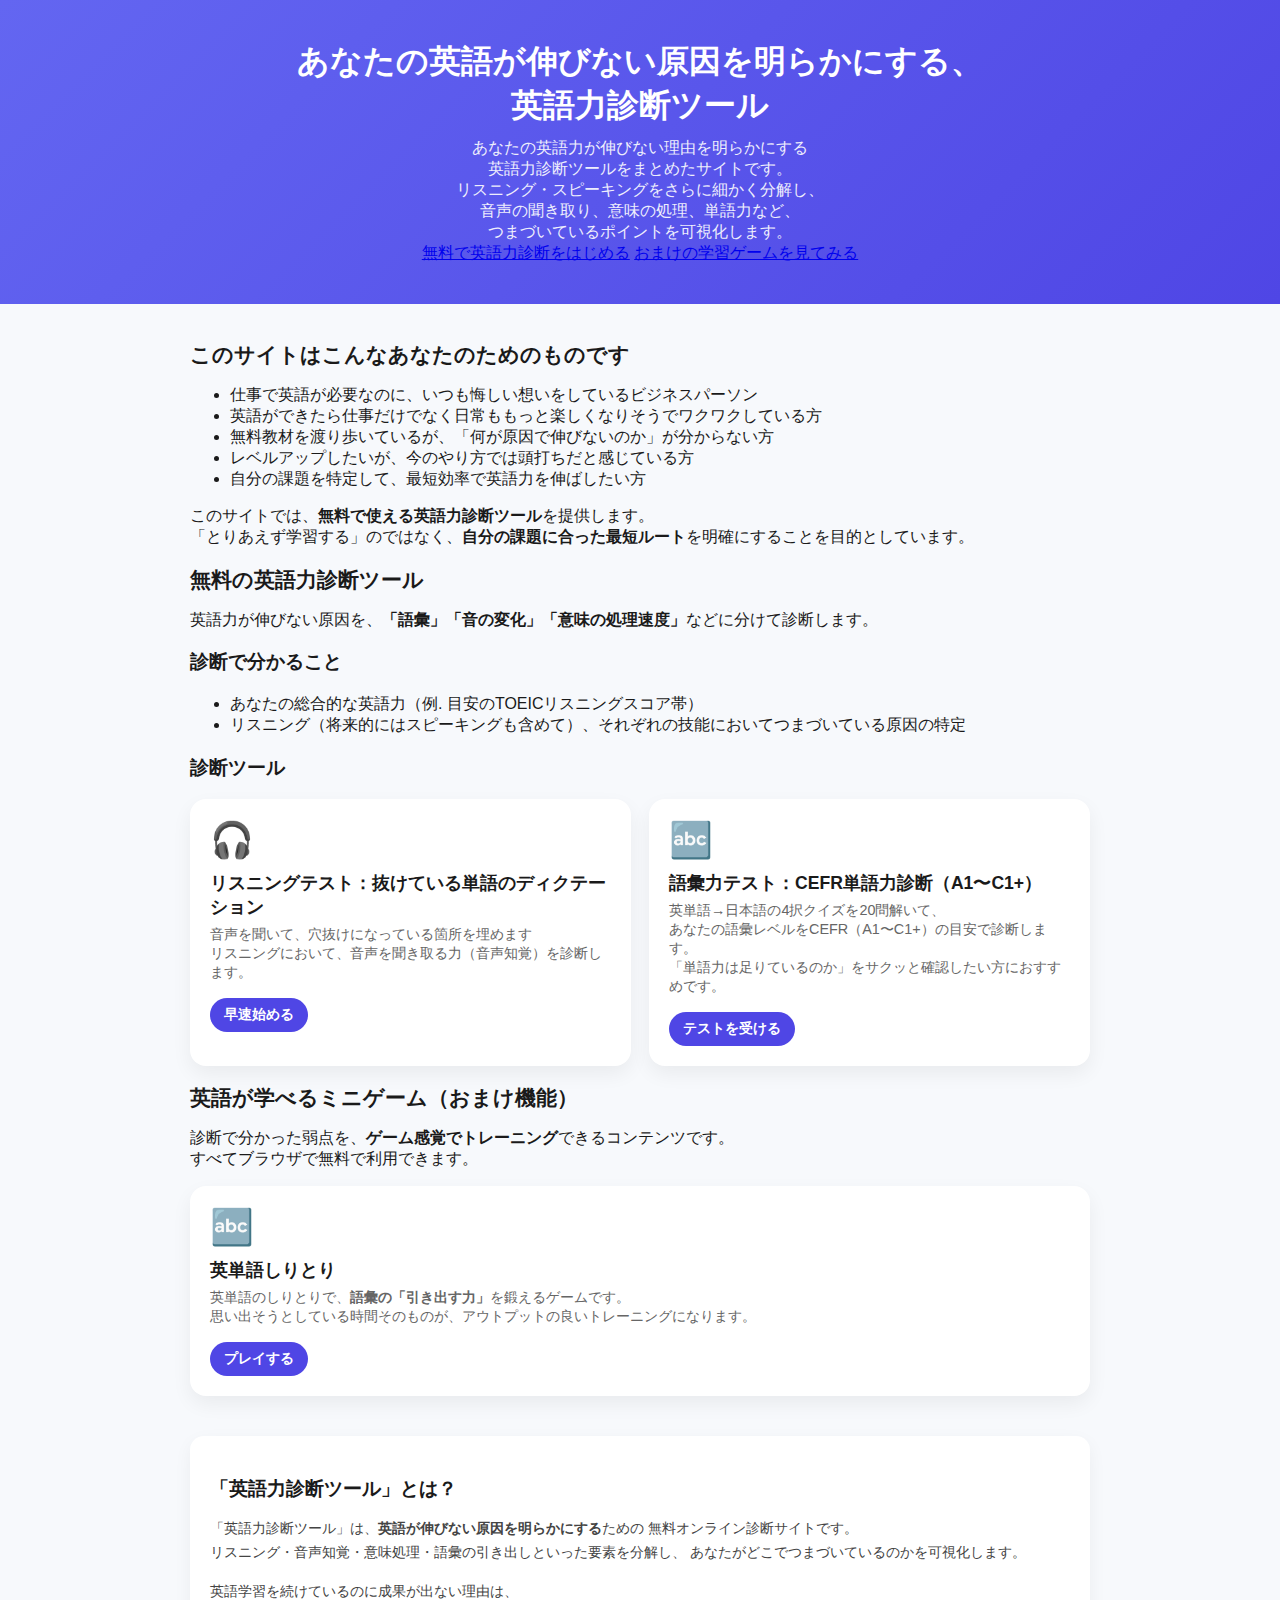
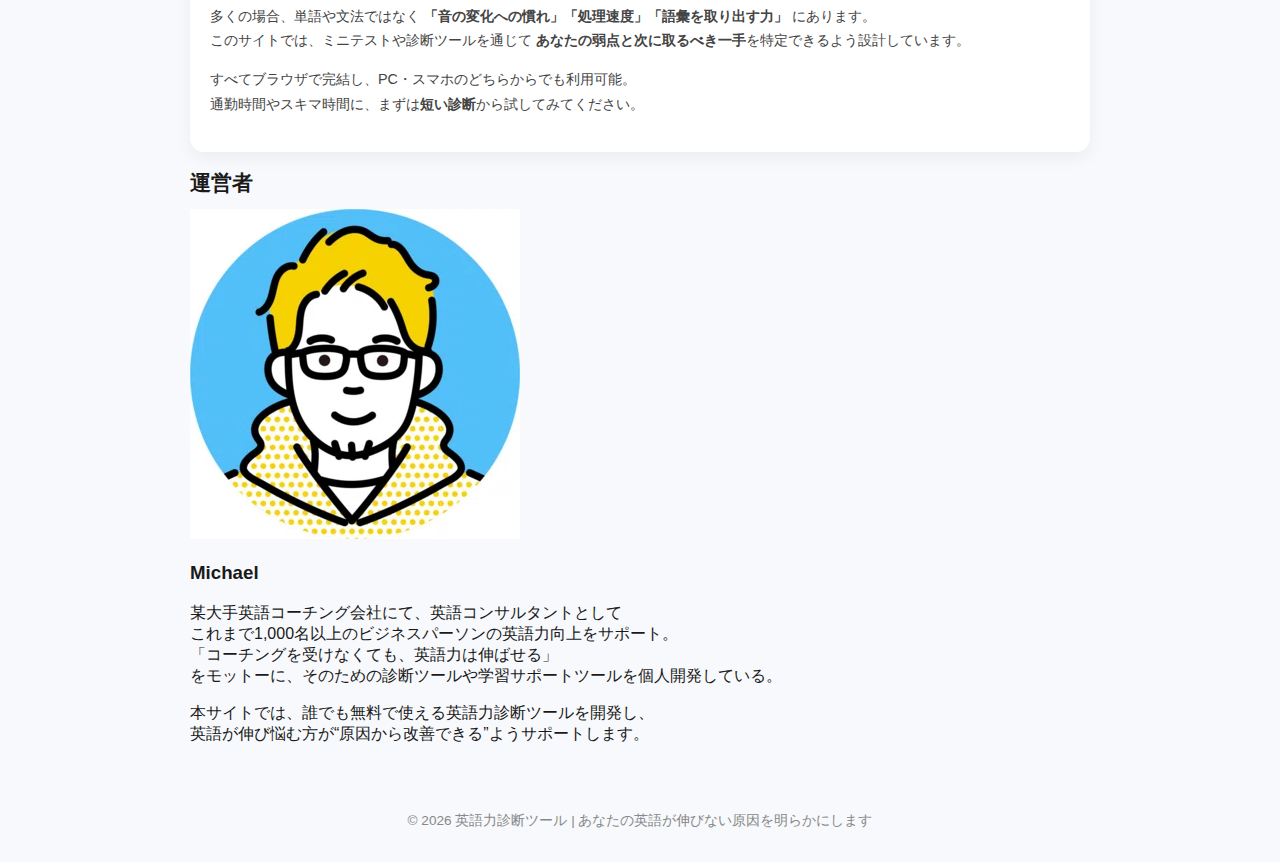
<file: index.html>
<!DOCTYPE html>
<html lang="ja">
<head>
  <meta charset="UTF-8" />

  <title>英語力診断ツール | あなたの英語が伸びない原因を明らかにします</title>

  <meta name="description" content="英語が伸びない原因を特定する無料診断ツール。リスニング・スピーキング・音の変化・意味処理・語彙力などを細かく分解し、あなたがつまづいているポイントを明らかにします。" />
  <meta name="viewport" content="width=device-width, initial-scale=1.0" />
  <meta name="robots" content="index,follow" />

  <link rel="canonical" href="https://diagnosis-for-english-learners.netlify.app/" />

  <!-- OGP -->
  <meta property="og:title" content="英語力診断ツール | あなたの英語が伸びない原因を明らかにします" />
  <meta property="og:description" content="英語が伸びない原因を特定するための無料英語診断ツール。リスニング・音声認識・意味処理・語彙の引き出しを分解し、弱点を可視化します。" />
  <meta property="og:type" content="website" />
  <meta property="og:url" content="https://diagnosis-for-english-learners.netlify.app/" />
  <meta property="og:image" content="https://diagnosis-for-english-learners.netlify.app/images/ogp.png" />
  <meta property="og:site_name" content="英語力診断ツール" />
  <meta property="og:locale" content="ja_JP" />

  <!-- Twitter -->
  <meta name="twitter:card" content="summary_large_image" />
  <meta name="twitter:title" content="英語力診断ツール | 英語が伸びない原因を明らかにする無料診断" />
  <meta name="twitter:description" content="英語が伸びない原因を特定する無料英語力診断サイト。リスニングの聞き取り、音の変化、意味処理スピード、語彙力などを分析します。" />
  <meta name="twitter:image" content="https://diagnosis-for-english-learners.netlify.app/images/ogp.png" />

  <link rel="stylesheet" href="style.css" />
</head>

<body>
  <header class="hero">
    <div class="hero-inner">
      <h1>あなたの英語が伸びない原因を明らかにする、<br>英語力診断ツール</h1>
      <p class="hero-lead">
        あなたの英語力が伸びない理由を明らかにする<br>
        英語力診断ツールをまとめたサイトです。
      </p>
      <p class="hero-sub">
        リスニング・スピーキングをさらに細かく分解し、<br>
        音声の聞き取り、意味の処理、単語力など、<br>
        つまづいているポイントを可視化します。
      </p>
      <div class="hero-actions">
        <a href="#diagnosis" class="btn-primary">無料で英語力診断をはじめる</a>
        <a href="#games" class="btn-secondary">おまけの学習ゲームを見てみる</a>
      </div>
    </div>
  </header>

  <main class="content">

    <!-- このサイトについて / ペルソナ明示 -->
    <section class="section">
      <div class="section-header">
        <h2>このサイトはこんなあなたのためのものです</h2>
      </div>
      <div class="section-body">
        <ul>
          <li>仕事で英語が必要なのに、いつも悔しい想いをしているビジネスパーソン</li>
          <li>英語ができたら仕事だけでなく日常ももっと楽しくなりそうでワクワクしている方</li>
          <li>無料教材を渡り歩いているが、「何が原因で伸びないのか」が分からない方</li>
          <li>レベルアップしたいが、今のやり方では頭打ちだと感じている方</li>
          <li>自分の課題を特定して、最短効率で英語力を伸ばしたい方</li>
        </ul>
        <p>
          このサイトでは、<strong>無料で使える英語力診断ツール</strong>を提供します。<br>
          「とりあえず学習する」のではなく、<strong>自分の課題に合った最短ルート</strong>を明確にすることを目的としています。
        </p>
      </div>
    </section>


    <!-- 診断＋学習提案（統合） -->
    <section id="diagnosis" class="section">
      <div class="section-header">
        <h2>無料の英語力診断ツール</h2>
        <p class="section-sub">
          英語力が伸びない原因を、<strong>「語彙」「音の変化」「意味の処理速度」</strong>などに分けて診断します。
        </p>
      </div>

      <div class="section-body">
        <h3>診断で分かること</h3>
        <ul>
          <li>あなたの総合的な英語力（例. 目安のTOEICリスニングスコア帯）</li>
          <li>リスニング（将来的にはスピーキングも含めて）、それぞれの技能においてつまづいている原因の特定</li>
        </ul>
        <h3>診断ツール</h3>
          <div class="cards">

          <a href="https://dictation-test.netlify.app/" class="card">
            <div class="icon">🎧</div>
            <h3>リスニングテスト：抜けている単語のディクテーション</h3>
            <p>
              音声を聞いて、穴抜けになっている箇所を埋めます<br>
              リスニングにおいて、音声を聞き取る力（音声知覚）を診断します。
            </p>
            <span class="btn">早速始める</span>
          </a>

          <a href="https://english-vocabulary-test.netlify.app/" class="card">
        <div class="icon">🔤</div>
        <h3>語彙力テスト：CEFR単語力診断（A1〜C1+）</h3>
        <p>
          英単語→日本語の4択クイズを20問解いて、<br>
          あなたの語彙レベルをCEFR（A1〜C1+）の目安で診断します。<br>
          「単語力は足りているのか」をサクッと確認したい方におすすめです。
        </p>
        <span class="btn">テストを受ける</span>
      </a>

      <!-- 今後ツールを追加する場合は、この下にカードを増やす -->
          </div>
      </div>
    </section>

    <!-- 学習ゲーム（おまけ） -->
    <section id="games" class="games">
      <h2>英語が学べるミニゲーム（おまけ機能）</h2>
      <p class="section-sub">
        診断で分かった弱点を、<strong>ゲーム感覚でトレーニング</strong>できるコンテンツです。<br>
        すべてブラウザで無料で利用できます。
      </p>

      <div class="cards">

        <a href="https://english-words-shiritori.netlify.app/" class="card">
          <div class="icon">🔤</div>
          <h3>英単語しりとり</h3>
          <p>
            英単語のしりとりで、<strong>語彙の「引き出す力」</strong>を鍛えるゲームです。<br>
            思い出そうとしている時間そのものが、アウトプットの良いトレーニングになります。
          </p>
          <span class="btn">プレイする</span>
        </a>

        <!-- 今後ゲームを追加する場合は、この下にカードを増やす -->
      </div>
      </section>

    <!-- SEOテキスト / サイトの概要 -->
    <section class="section seo-text">
      <div class="section-header">
        <h2>「英語力診断ツール」とは？</h2>
      </div>
      <div class="section-body">
        <p>
          「英語力診断ツール」は、<strong>英語が伸びない原因を明らかにする</strong>ための
          無料オンライン診断サイトです。<br>
          リスニング・音声知覚・意味処理・語彙の引き出しといった要素を分解し、
          あなたがどこでつまづいているのかを可視化します。
        </p>

        <p>
          英語学習を続けているのに成果が出ない理由は、<br>
          多くの場合、単語や文法ではなく
          <strong>「音の変化への慣れ」「処理速度」「語彙を取り出す力」</strong>
          にあります。<br>
          このサイトでは、ミニテストや診断ツールを通じて
          <strong>あなたの弱点と次に取るべき一手</strong>を特定できるよう設計しています。
        </p>

        <p>
          すべてブラウザで完結し、PC・スマホのどちらからでも利用可能。<br>
          通勤時間やスキマ時間に、まずは<strong>短い診断</strong>から試してみてください。
        </p>
      </div>
    </section>

    <!-- 運営者情報 -->
    <section id="profile" class="section">
      <div class="section-header">
        <h2>運営者</h2>
      </div>

      <div class="profile-card">
        <img src="images/profile.jpg" alt="運営者アイコン" class="profile-icon" loading=""lazy">

        <div class="profile-content">
          <h3>Michael</h3>
          <p>
            某大手英語コーチング会社にて、英語コンサルタントとして<br>
            これまで1,000名以上のビジネスパーソンの英語力向上をサポート。<br>
            「コーチングを受けなくても、英語力は伸ばせる」<br>
            をモットーに、そのための診断ツールや学習サポートツールを個人開発している。
          </p>

          <p class="profile-sub">
            本サイトでは、誰でも無料で使える英語力診断ツールを開発し、<br>
            英語が伸び悩む方が“原因から改善できる”ようサポートします。
          </p>
        </div>
      </div>
    </section>

  </main>

  <footer class="footer">
    <p>&copy; <span id="year"></span> 英語力診断ツール | あなたの英語が伸びない原因を明らかにします</p>
  </footer>

  <script>
    document.getElementById("year").textContent = new Date().getFullYear();
  </script>
</body>
</html>
</file>
<file: style.css>
:root {
  --bg: #f7f9fc;
  --text-main: #1a1a1a;
  --text-sub: #666;
  --white: #fff;
  --accent: #4f46e5;
  --radius: 16px;
  --shadow: 0 8px 20px rgba(0, 0, 0, 0.06);
}

body {
  font-family: -apple-system, BlinkMacSystemFont, "Segoe UI", sans-serif;
  margin: 0;
  background: var(--bg);
  color: var(--text-main);
}

.hero {
  background: linear-gradient(135deg, #6366f1, #4f46e5);
  padding: 40px 20px;
  text-align: center;
  color: var(--white);
}

.hero h1 {
  margin: 0 0 10px;
  font-size: 2rem;
  font-weight: 700;
}

.hero p {
  margin: 0;
  font-size: 1rem;
  opacity: 0.9;
}

.content {
  max-width: 900px;
  margin: 0 auto;
  padding: 20px;
}

/* Section titles */

h2 {
  font-size: 1.3rem;
  margin-bottom: 12px;
}

/* Cards */

.cards {
  display: grid;
  gap: 18px;
  grid-template-columns: repeat(auto-fit, minmax(250px, 1fr));
}

.card {
  background: var(--white);
  border-radius: var(--radius);
  padding: 20px;
  box-shadow: var(--shadow);
  text-decoration: none;
  color: inherit;
  transition: transform 0.12s ease-out, box-shadow 0.12s ease-out;
}

.card:hover {
  transform: translateY(-3px);
  box-shadow: 0 12px 28px rgba(0, 0, 0, 0.08);
}

.icon {
  font-size: 2.2rem;
  margin-bottom: 10px;
}

.card h3 {
  margin: 0 0 6px;
  font-size: 1.1rem;
}

.card p {
  margin: 0 0 16px;
  color: var(--text-sub);
  font-size: 0.9rem;
}

.btn {
  padding: 8px 14px;
  background: var(--accent);
  color: #fff;
  border-radius: 999px;
  font-size: 0.85rem;
  display: inline-block;
  font-weight: 600;
}

.future ul {
  padding-left: 20px;
  color: var(--text-sub);
}

/* Footer */

.footer {
  text-align: center;
  font-size: 0.85rem;
  padding: 18px 10px;
  color: #888;
}

.seo-text {
  margin-top: 40px;
  padding: 24px 20px;
  background: #ffffff;
  border-radius: 14px;
  box-shadow: 0 6px 18px rgba(0, 0, 0, 0.05);
}

.seo-text h2 {
  font-size: 1.2rem;
  color:#1a1a1a;
  margin-bottom: 12px;
}

.seo-text p {
  font-size: 0.9rem;
  line-height: 1.7;
  color: #444;
  margin-bottom: 12px;
}
</file>
